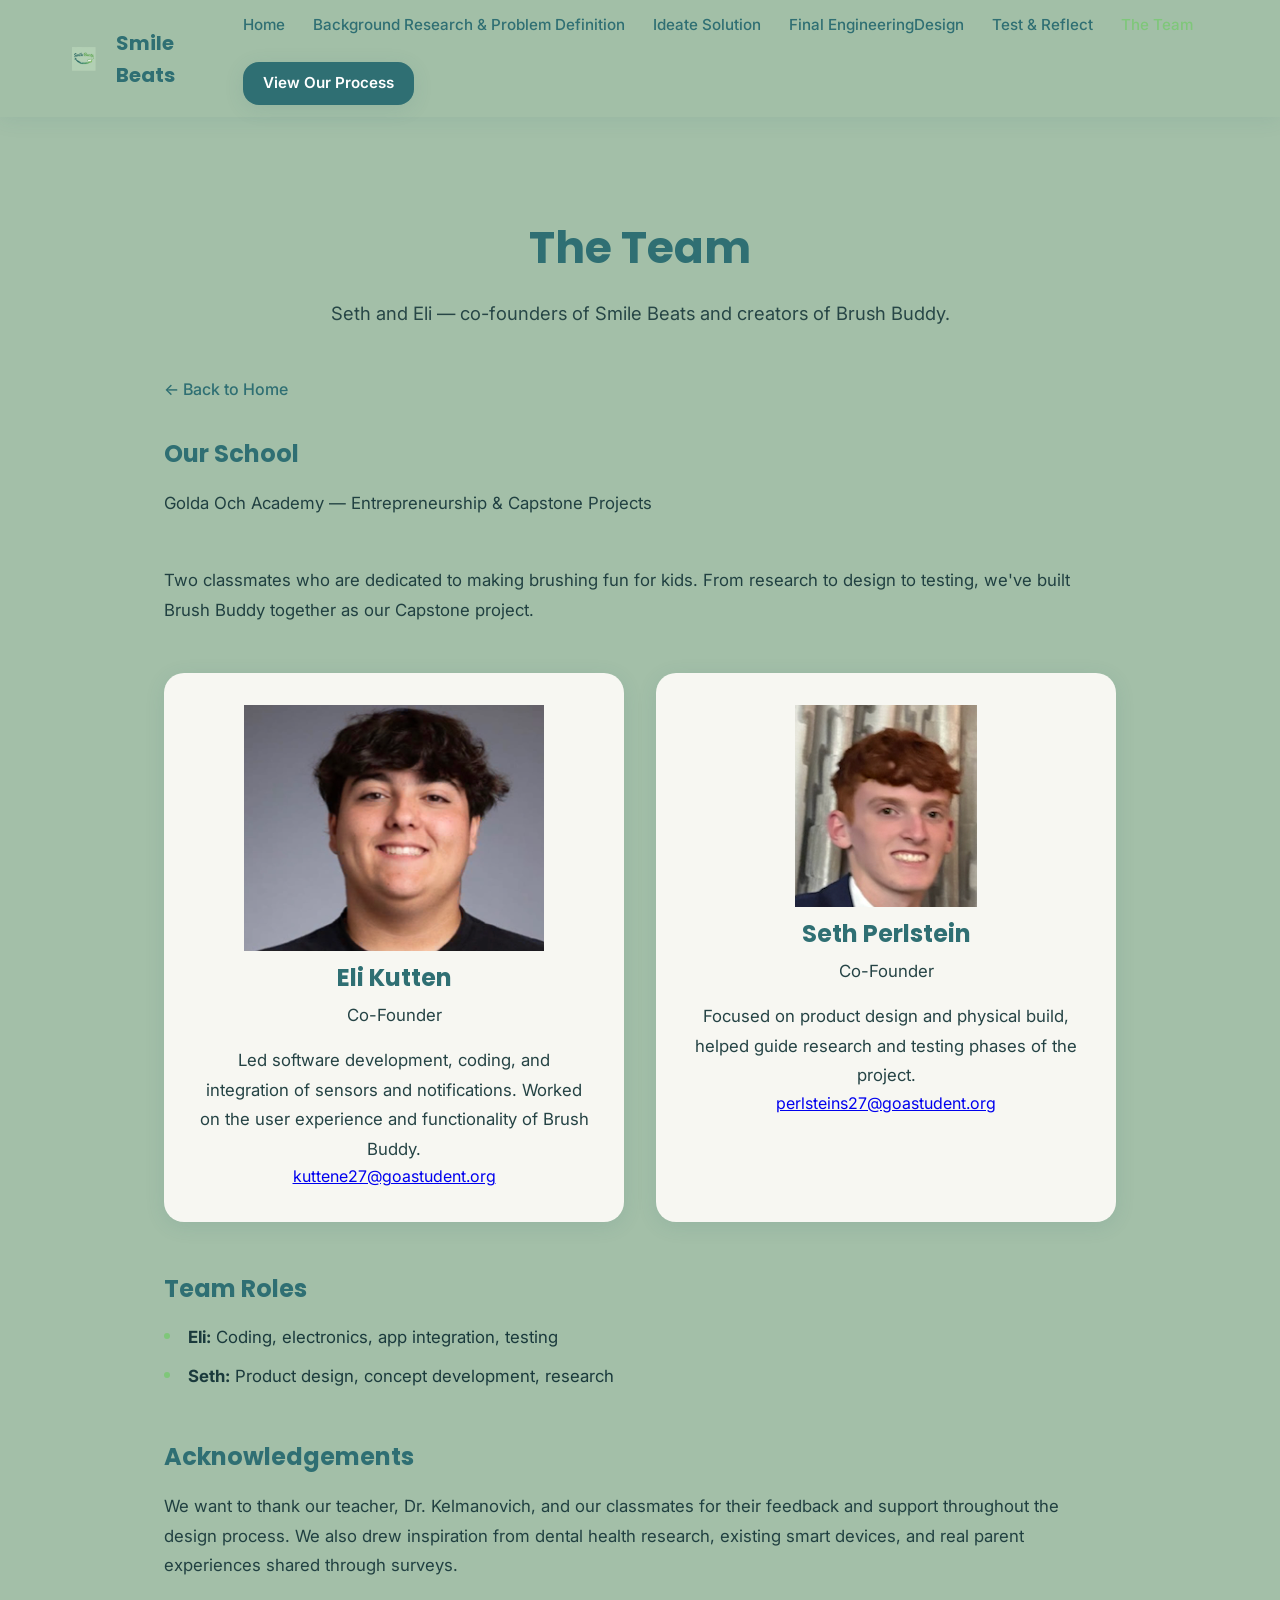
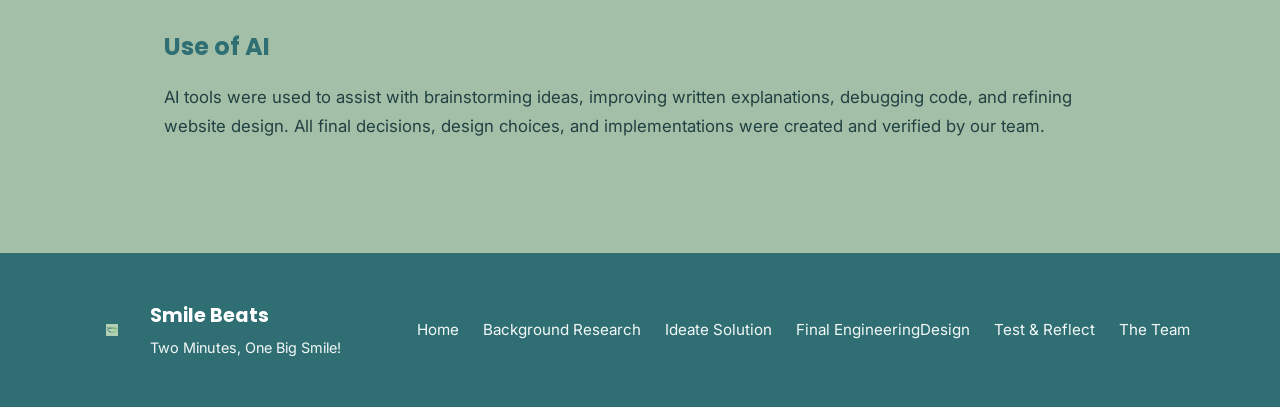
<file: the-team.html>
<!DOCTYPE html>
<html lang="en">
<head>
  <meta charset="UTF-8">
  <meta name="viewport" content="width=device-width, initial-scale=1.0">
  <title>The Team | Smile Beats</title>
  <link rel="preconnect" href="https://fonts.googleapis.com">
  <link rel="preconnect" href="https://fonts.gstatic.com" crossorigin>
  <link href="https://fonts.googleapis.com/css2?family=Inter:wght@400;500;600&family=Poppins:wght@700&display=swap" rel="stylesheet">
  <link rel="stylesheet" href="styles.css">
</head>

<body>
  <nav class="nav">
    <div class="nav-container">
      <a href="index.html" class="logo-link">
        <img src="logo.png" alt="Smile Beats" class="nav-logo">
        <span>Smile Beats</span>
      </a>
      <div class="nav-right">
        <ul class="nav-links">
          <li><a href="index.html">Home</a></li>
          <li><a href="background-research.html">Background Research & Problem Definition</a></li>
          <li><a href="ideate-solution.html">Ideate Solution</a></li>
          <li><a href="final-engineeringdesign.html">Final EngineeringDesign</a></li>
          <li><a href="test-reflect.html">Test & Reflect</a></li>
          <li><a href="the-team.html" class="active">The Team</a></li>
        </ul>
        <a href="background-research.html" class="nav-cta">View Our Process</a>
      </div>
      <button class="nav-toggle" aria-label="Toggle menu"><span></span><span></span><span></span></button>
    </div>
  </nav>

  <header class="page-hero">
    <h1>The Team</h1>
    <p>Seth and Eli — co-founders of Smile Beats and creators of Brush Buddy.</p>
  </header>

  <main class="main-content">
    <a href="index.html" class="back-home">← Back to Home</a>

    <!-- SCHOOL -->
    <section class="page-section fade-in">
      <h2>Our School</h2>
      <p>Golda Och Academy — Entrepreneurship & Capstone Projects</p>
    </section>

    <!-- INTRO -->
    <section class="page-section fade-in">
      <p class="team-intro">
    Two classmates who are dedicated to making brushing fun for kids. From research to design to testing, we've built Brush Buddy together as our Capstone project.
        
      </p>
    </section>

    <!-- TEAM CARDS -->
    <section class="page-section fade-in">
      <div class="team-cards">
        
        <div class="team-card">
          <img src="eli.png" alt="Eli Kutten" class="team-photo">
          <h2>Eli Kutten</h2>
          <p class="team-role">Co-Founder</p>
          <p class="team-desc">
            Led software development, coding, and integration of sensors and notifications. Worked on the user experience and functionality of Brush Buddy.
          </p>
          <a href="mailto:kuttene27@goastudent.org" class="team-email">kuttene27@goastudent.org</a>
        </div>

        <div class="team-card">
          <img src="seth.png" alt="Seth Perlstein" class="team-photo">
          <h2>Seth Perlstein</h2>
          <p class="team-role">Co-Founder</p>
          <p class="team-desc">
            Focused on product design and physical build, helped guide research and testing phases of the project.
          </p>
          <a href="mailto:perlsteins27@goastudent.org" class="team-email">perlsteins27@goastudent.org</a>
        </div>

      </div>
    </section>

    <!-- ROLES -->
    <section class="page-section fade-in">
      <h2>Team Roles</h2>
      <ul class="content-list">
        <li><strong>Eli:</strong> Coding, electronics, app integration, testing</li>
        <li><strong>Seth:</strong> Product design, concept development, research</li>
      </ul>
    </section>

    <!-- ACKNOWLEDGEMENTS -->
    <section class="page-section fade-in">
      <h2>Acknowledgements</h2>
      <p>
        We want to thank our teacher, Dr. Kelmanovich, and our classmates for their feedback and support throughout the design process. We also drew inspiration from dental health research, existing smart devices, and real parent experiences shared through surveys.
      </p>
    </section>

    <!-- AI CITATION -->
    <section class="page-section fade-in">
      <h2>Use of AI</h2>
      <p>
        AI tools were used to assist with brainstorming ideas, improving written explanations, debugging code, and refining website design. All final decisions, design choices, and implementations were created and verified by our team.
      </p>
    </section>

  </main>

  <footer class="footer">
    <div class="footer-container">
      <div class="footer-brand">
        <img src="logo.png" alt="Smile Beats" class="footer-logo">
        <div class="footer-text">
          <h3>Smile Beats</h3>
          <p>Two Minutes, One Big Smile!</p>
        </div>
      </div>

      <div class="footer-links">
        <a href="index.html">Home</a>
        <a href="background-research.html">Background Research</a>
        <a href="ideate-solution.html">Ideate Solution</a>
        <a href="final-engineeringdesign.html">Final EngineeringDesign</a>
        <a href="test-reflect.html">Test & Reflect</a>
        <a href="the-team.html">The Team</a>
      </div>
    </div>
  </footer>

  <script src="script.js"></script>
</body>
</html>
</file>
<file: styles.css>
/* ============================================
   Smile Beats — Brush Buddy Capstone Portfolio
   Brand: #A3BFA8 bg, #2F6F73 primary, #7FC77A accent, #F7F7F2 cards
   ============================================ */

:root {
  --bg: #A3BFA8;
  --primary: #2F6F73;
  --accent: #7FC77A;
  --card-bg: #F7F7F2;
  --white: #FFFFFF;
  --dark: #1a3a3c;
  --shadow: 0 4px 20px rgba(47, 111, 115, 0.12);
  --shadow-hover: 0 8px 30px rgba(47, 111, 115, 0.2);
  --radius: 20px;
  --radius-sm: 16px;
}

* {
  margin: 0;
  padding: 0;
  box-sizing: border-box;
}

html {
  scroll-behavior: smooth;
}

body {
  font-family: 'Inter', -apple-system, BlinkMacSystemFont, sans-serif;
  background-color: var(--bg);
  color: var(--primary);
  line-height: 1.6;
  overflow-x: hidden;
}

h1, h2, h3, h4, h5, h6 {
  font-family: 'Poppins', sans-serif;
  font-weight: 700;
}

/* Navigation */
.nav {
  position: sticky;
  top: 0;
  left: 0;
  right: 0;
  z-index: 1000;
  background: rgba(163, 191, 168, 0.97);
  backdrop-filter: blur(10px);
  box-shadow: 0 2px 20px rgba(47, 111, 115, 0.1);
}

.nav-container {
  position: relative;
  max-width: 1200px;
  margin: 0 auto;
  padding: 0.75rem 1.5rem;
  display: flex;
  align-items: center;
  justify-content: space-between;
  gap: 2rem;
}

.logo-link {
  display: flex;
  align-items: center;
  gap: 12px;
  text-decoration: none;
  color: var(--primary);
  font-family: 'Poppins', sans-serif;
  font-weight: 700;
  font-size: 1.25rem;
  padding: 8px 0;
}

.nav-logo {
  height: 48px;
  width: auto;
  object-fit: contain;
  padding: 12px 8px;
}

.nav-right {
  display: flex;
  align-items: center;
  gap: 1.5rem;
  flex-wrap: wrap;
}

@media (min-width: 901px) {
  .nav-right {
    position: static;
    display: flex;
  }
}

.nav-links {
  display: flex;
  list-style: none;
  gap: 1.75rem;
}

.nav-links a {
  color: var(--primary);
  text-decoration: none;
  font-weight: 500;
  font-size: 0.95rem;
  transition: color 0.2s;
}

.nav-links a:hover,
.nav-links a.active {
  color: var(--accent);
}

.nav-cta {
  display: inline-block;
  background: var(--primary);
  color: white !important;
  padding: 0.6rem 1.25rem;
  border-radius: var(--radius-sm);
  font-weight: 600;
  font-size: 0.95rem;
  text-decoration: none;
  box-shadow: var(--shadow);
  transition: all 0.3s ease;
}

.nav-cta:hover {
  background: var(--accent);
  box-shadow: var(--shadow-hover);
  transform: translateY(-2px);
}

.nav-toggle {
  display: none;
  flex-direction: column;
  gap: 5px;
  background: none;
  border: none;
  cursor: pointer;
  padding: 8px;
}

.nav-toggle span {
  width: 24px;
  height: 3px;
  background: var(--primary);
  border-radius: 2px;
}

/* Page hero (subpages) */
.page-hero {
  padding: 6rem 1.5rem 3rem;
  text-align: center;
  max-width: 800px;
  margin: 0 auto;
}

.page-hero h1 {
  font-size: clamp(2rem, 4vw, 2.75rem);
  color: var(--primary);
  margin-bottom: 1rem;
}

.page-hero p {
  font-size: 1.15rem;
  color: var(--dark);
  opacity: 0.9;
}

/* Main content wrapper */
.main-content {
  max-width: 1000px;
  margin: 0 auto;
  padding: 0 1.5rem 4rem;
}

/* Sections */
.section {
  padding: 4rem 1.5rem;
}

.section-alt {
  background: rgba(255, 255, 255, 0.35);
}

.container {
  max-width: 1100px;
  margin: 0 auto;
}

.section-title {
  font-size: clamp(1.75rem, 3.5vw, 2.5rem);
  font-weight: 700;
  color: var(--primary);
  text-align: center;
  margin-bottom: 1rem;
}

.section-lead {
  font-size: 1.2rem;
  color: var(--dark);
  text-align: center;
  margin-bottom: 2rem;
  opacity: 0.9;
}

/* Cards */
.card {
  background: var(--card-bg);
  border-radius: var(--radius);
  box-shadow: var(--shadow);
  padding: 2rem;
  transition: all 0.3s ease;
}

.card:hover {
  box-shadow: var(--shadow-hover);
}

/* Buttons */
.cta-button {
  display: inline-block;
  background: var(--primary);
  color: white !important;
  padding: 1rem 1.75rem;
  border-radius: var(--radius-sm);
  font-weight: 600;
  font-size: 1rem;
  text-decoration: none;
  box-shadow: var(--shadow);
  transition: all 0.3s ease;
  border: none;
  cursor: pointer;
}

.cta-button:hover {
  background: var(--accent);
  box-shadow: var(--shadow-hover);
  transform: translateY(-2px);
}

.cta-button-secondary {
  background: transparent;
  color: var(--primary) !important;
  border: 2px solid var(--primary);
}

.cta-button-secondary:hover {
  background: rgba(47, 111, 115, 0.1);
}

/* Footer */
.footer {
  background: var(--primary);
  color: white;
  padding: 3rem 1.5rem;
}

.footer-container {
  max-width: 1100px;
  margin: 0 auto;
  display: flex;
  flex-wrap: wrap;
  gap: 2rem;
  justify-content: space-between;
  align-items: center;
}

.footer-brand {
  display: flex;
  align-items: center;
  gap: 1rem;
}

.footer-logo {
  height: 44px;
  width: auto;
  object-fit: contain;
  padding: 16px;
}

.footer-text h3 {
  font-size: 1.2rem;
  font-weight: 700;
  margin-bottom: 0.25rem;
}

.footer-text p {
  font-size: 0.9rem;
  opacity: 0.95;
}

.footer-links {
  display: flex;
  gap: 1.5rem;
  flex-wrap: wrap;
}

.footer-links a {
  color: white;
  text-decoration: none;
  font-size: 0.95rem;
  opacity: 0.95;
  transition: opacity 0.2s;
}

.footer-links a:hover {
  opacity: 1;
}

/* Scroll animations */
.fade-in {
  opacity: 0;
  transform: translateY(24px);
  transition: opacity 0.6s ease, transform 0.6s ease;
}

.fade-in.visible {
  opacity: 1;
  transform: translateY(0);
}

/* Back to home link */
.back-home {
  display: inline-flex;
  align-items: center;
  gap: 0.5rem;
  color: var(--primary);
  text-decoration: none;
  font-weight: 500;
  margin-bottom: 2rem;
  transition: color 0.2s;
}

.back-home:hover {
  color: var(--accent);
}

/* Responsive */
@media (max-width: 900px) {
  .nav-right {
    position: absolute;
    top: 100%;
    left: 0;
    right: 0;
    flex-direction: column;
    background: var(--bg);
    padding: 1.5rem;
    gap: 1rem;
    box-shadow: 0 10px 30px rgba(47, 111, 115, 0.15);
    display: none;
  }

  .nav-right.open {
    display: flex;
  }

  .nav-links {
    flex-direction: column;
    gap: 0.75rem;
  }

  .nav-toggle {
    display: flex;
  }
}
/* Home page specific styles */

/* Hero */
.hero {
  position: relative;
  min-height: 90vh;
  display: flex;
  align-items: center;
  padding: 7rem 1.5rem 4rem;
  background: var(--bg);
}

.hero-bg {
  position: absolute;
  inset: 0;
  pointer-events: none;
}

.music-notes {
  position: absolute;
  inset: 0;
  overflow: hidden;
}

.note {
  position: absolute;
  left: var(--x);
  top: var(--y);
  font-size: clamp(1.25rem, 2.5vw, 2rem);
  color: var(--accent);
  opacity: 0.3;
  animation: float 5s ease-in-out infinite;
  animation-delay: var(--delay);
}

@keyframes float {
  0%, 100% { transform: translateY(0) rotate(0deg); opacity: 0.3; }
  50% { transform: translateY(-12px) rotate(8deg); opacity: 0.45; }
}

.hero-container {
  position: relative;
  max-width: 1100px;
  margin: 0 auto;
  display: grid;
  grid-template-columns: 1fr 1fr;
  gap: 3rem;
  align-items: center;
}

.hero-content {
  max-width: 540px;
}

.hero-title {
  font-size: clamp(2.5rem, 5.5vw, 3.75rem);
  font-weight: 700;
  color: var(--primary);
  line-height: 1.15;
  margin-bottom: 1.25rem;
}

.hero-subtext {
  font-size: 1.15rem;
  color: var(--dark);
  opacity: 0.95;
  margin-bottom: 1.75rem;
  line-height: 1.7;
}

.hero-buttons {
  display: flex;
  flex-wrap: wrap;
  gap: 1rem;
}

.hero-logo-wrap {
  display: flex;
  justify-content: center;
  align-items: center;
  padding: 24px;
}

.hero-logo-wrap img {
  max-width: 320px;
  width: 100%;
  height: auto;
  object-fit: contain;
  padding: 16px;
}

/* Quick Highlights */
.highlights {
  padding: 4rem 1.5rem;
}

.highlights-grid {
  display: grid;
  grid-template-columns: repeat(3, 1fr);
  gap: 1.5rem;
  max-width: 1100px;
  margin: 2rem auto 0;
}

.highlight-card {
  background: var(--card-bg);
  border-radius: var(--radius);
  padding: 2rem;
  box-shadow: var(--shadow);
  transition: all 0.3s ease;
}

.highlight-card:hover {
  box-shadow: var(--shadow-hover);
  transform: translateY(-4px);
}

.highlight-icon {
  width: 48px;
  height: 48px;
  margin-bottom: 1rem;
  color: var(--primary);
}

.highlight-card h3 {
  font-size: 1.2rem;
  color: var(--primary);
  margin-bottom: 0.75rem;
}

.highlight-card p {
  font-size: 0.95rem;
  color: var(--dark);
  line-height: 1.6;
  opacity: 0.9;
}

/* Product Section */
#product .product-cards {
  display: grid;
  grid-template-columns: repeat(3, 1fr);
  gap: 1.5rem;
  margin-top: 2rem;
}

.product-card {
  background: var(--card-bg);
  border-radius: var(--radius);
  padding: 2rem;
  box-shadow: var(--shadow);
  text-align: center;
  transition: all 0.3s ease;
}

.product-card:hover {
  box-shadow: var(--shadow-hover);
  transform: translateY(-2px);
}

.product-card h3 {
  font-size: 1.1rem;
  color: var(--primary);
  margin-bottom: 0.5rem;
}

.product-card p {
  font-size: 0.95rem;
  color: var(--dark);
  opacity: 0.9;
}

.product-note {
  margin-top: 1.5rem;
  font-size: 0.9rem;
  color: var(--dark);
  opacity: 0.85;
  font-style: italic;
}

/* How It Works stepper */
.stepper {
  max-width: 700px;
  margin: 2rem auto 0;
}

.step {
  display: flex;
  gap: 1.5rem;
  align-items: flex-start;
  margin-bottom: 2rem;
}

.step-num {
  flex-shrink: 0;
  width: 48px;
  height: 48px;
  background: var(--primary);
  color: white;
  border-radius: 50%;
  display: flex;
  align-items: center;
  justify-content: center;
  font-weight: 700;
  font-size: 1.25rem;
}

.step-content h3 {
  font-size: 1.15rem;
  color: var(--primary);
  margin-bottom: 0.25rem;
}

.step-content p {
  font-size: 1rem;
  color: var(--dark);
  opacity: 0.9;
}

.progress-bar-wrap {
  height: 6px;
  background: rgba(47, 111, 115, 0.2);
  border-radius: 3px;
  margin-top: 2rem;
  overflow: hidden;
}

.progress-bar-fill {
  height: 100%;
  width: 0;
  background: linear-gradient(90deg, var(--primary), var(--accent));
  border-radius: 3px;
  transition: width 0.6s ease;
}

.progress-bar-fill.visible {
  width: 100%;
}

/* Safety section */
.safety-grid {
  display: grid;
  grid-template-columns: repeat(2, 1fr);
  gap: 1rem;
  margin-top: 2rem;
}

.safety-item {
  background: var(--card-bg);
  border-radius: var(--radius-sm);
  padding: 1.25rem 1.5rem;
  display: flex;
  align-items: center;
  gap: 1rem;
  box-shadow: var(--shadow);
}

.safety-item svg {
  flex-shrink: 0;
  color: var(--accent);
}

.safety-item span {
  font-weight: 500;
  color: var(--primary);
}

.safety-disclaimer {
  margin-top: 2rem;
  font-size: 0.85rem;
  color: var(--dark);
  opacity: 0.8;
  font-style: italic;
}

/* Abstract */
.abstract-block {
  background: var(--card-bg);
  border-radius: var(--radius);
  padding: 2.5rem;
  max-width: 800px;
  margin: 2rem auto 0;
  box-shadow: var(--shadow);
}

.abstract-block h2 {
  font-size: 1.5rem;
  color: var(--primary);
  margin-bottom: 1rem;
}

.abstract-block p {
  font-size: 1.05rem;
  color: var(--dark);
  line-height: 1.8;
  opacity: 0.95;
}

/* CTA Band */
.cta-band {
  background: var(--primary);
  color: white;
  padding: 4rem 1.5rem;
  text-align: center;
}

.cta-band h2 {
  font-size: clamp(1.75rem, 3vw, 2.25rem);
  margin-bottom: 1rem;
}

.cta-band p {
  opacity: 0.95;
  margin-bottom: 1.5rem;
}

/* Responsive home */
@media (max-width: 900px) {
  .hero-container {
    grid-template-columns: 1fr;
    text-align: center;
  }

  .hero-content {
    max-width: 100%;
  }

  .hero-buttons {
    justify-content: center;
  }

  .hero-logo-wrap {
    order: -1;
  }

  .hero-logo-wrap img {
    max-width: 240px;
  }

  .highlights-grid {
    grid-template-columns: 1fr;
  }

  #product .product-cards {
    grid-template-columns: 1fr;
  }

  .safety-grid {
    grid-template-columns: 1fr;
  }
}
/* Subpage styles */

.page-section {
  margin-bottom: 3rem;
}

.page-section h2 {
  font-size: 1.5rem;
  color: var(--primary);
  margin-bottom: 1rem;
}

.page-section h3 {
  font-size: 1.2rem;
  color: var(--primary);
  margin-bottom: 0.5rem;
}

.page-section p {
  font-size: 1.05rem;
  color: var(--dark);
  line-height: 1.75;
  opacity: 0.95;
}

.content-list {
  list-style: none;
  padding: 0;
}

.content-list li {
  position: relative;
  padding-left: 1.5rem;
  margin-bottom: 0.75rem;
  font-size: 1.05rem;
  color: var(--dark);
  line-height: 1.6;
}

.content-list li::before {
  content: "";
  position: absolute;
  left: 0;
  top: 0.55em;
  width: 6px;
  height: 6px;
  background: var(--accent);
  border-radius: 50%;
}

/* Insight cards */
.insight-cards {
  display: grid;
  grid-template-columns: repeat(3, 1fr);
  gap: 1.5rem;
  margin-top: 1rem;
}

.insight-card {
  background: var(--card-bg);
  border-radius: var(--radius);
  padding: 1.5rem;
  box-shadow: var(--shadow);
  transition: all 0.3s ease;
}

.insight-card:hover {
  box-shadow: var(--shadow-hover);
  transform: translateY(-2px);
}

.insight-card h3 {
  font-size: 1.1rem;
  margin-bottom: 0.5rem;
}

.insight-card p {
  font-size: 0.95rem;
  margin: 0;
}

/* Callout card */
.callout-card {
  background: var(--primary);
  color: white;
  border-radius: var(--radius);
  padding: 2rem;
  box-shadow: var(--shadow);
}

.callout-card p {
  color: white;
  opacity: 1;
  margin: 0;
  font-size: 1.1rem;
}

/* Idea grid */
.idea-grid {
  display: grid;
  grid-template-columns: repeat(2, 1fr);
  gap: 1rem;
  margin-top: 1.5rem;
}

.idea-card {
  background: var(--card-bg);
  border-radius: var(--radius-sm);
  padding: 1.5rem;
  box-shadow: var(--shadow);
}

.idea-card h3 {
  font-size: 1.1rem;
  margin-bottom: 0.5rem;
}

.idea-card p {
  font-size: 0.95rem;
  margin: 0;
}

/* Placeholders */
.placeholder-grid {
  display: grid;
  grid-template-columns: repeat(auto-fill, minmax(180px, 1fr));
  gap: 1rem;
  margin-top: 1rem;
}

.placeholder-box {
  aspect-ratio: 4/3;
  background: var(--card-bg);
  border-radius: var(--radius-sm);
  display: flex;
  align-items: center;
  justify-content: center;
  font-size: 0.9rem;
  color: var(--dark);
  opacity: 0.8;
  border: 2px dashed rgba(47, 111, 115, 0.3);
}

.placeholder-large {
  aspect-ratio: auto;
  min-height: 200px;
  padding: 2rem;
}

/* Results card */
.results-card {
  background: var(--card-bg);
  border-radius: var(--radius);
  padding: 2rem;
  box-shadow: var(--shadow);
}

.results-card p {
  margin: 0;
}

/* Two col */
.two-col {
  display: grid;
  grid-template-columns: repeat(2, 1fr);
  gap: 1.5rem;
}

.two-col .card h3 {
  font-size: 1.15rem;
  margin-bottom: 0.75rem;
}

/* Team */
.team-intro {
  font-size: 1.15rem;
  margin-bottom: 2rem;
}

.team-cards {
  display: grid;
  grid-template-columns: repeat(2, 1fr);
  gap: 2rem;
}

.team-card {
  background: var(--card-bg);
  border-radius: var(--radius);
  padding: 2rem;
  box-shadow: var(--shadow);
  text-align: center;
  transition: all 0.3s ease;
}

.team-card:hover {
  box-shadow: var(--shadow-hover);
  transform: translateY(-2px);
}

.team-avatar {
  width: 80px;
  height: 80px;
  margin: 0 auto 1rem;
  background: linear-gradient(135deg, var(--primary), var(--accent));
  border-radius: 50%;
  display: flex;
  align-items: center;
  justify-content: center;
  font-size: 2rem;
  font-weight: 700;
  color: white;
}

.team-card h2 {
  font-size: 1.5rem;
  margin-bottom: 0.25rem;
}

.team-role {
  font-size: 0.95rem;
  color: var(--dark);
  opacity: 0.9;
  margin-bottom: 1rem;
}

.team-contributions {
  list-style: none;
  padding: 0;
  text-align: left;
}

.team-contributions li {
  position: relative;
  padding-left: 1.25rem;
  margin-bottom: 0.5rem;
  font-size: 0.95rem;
  color: var(--dark);
}

.team-contributions li::before {
  content: "•";
  position: absolute;
  left: 0;
  color: var(--accent);
  font-weight: bold;
}

@media (max-width: 768px) {
  .nav-links {
    font-size: 0.9rem;
  }

  .nav-links a {
    padding: 0.5rem 0;
  }

  .insight-cards {
    grid-template-columns: 1fr;
  }

  .idea-grid {
    grid-template-columns: 1fr;
  }

  .two-col {
    grid-template-columns: 1fr;
  }

  .team-cards {
    grid-template-columns: 1fr;
  }
   .design-image {
  width: 100%;
  max-width: 850px;
  height: auto;
  display: block;
  margin: 0 auto;
  border-radius: var(--radius-sm);
  box-shadow: var(--shadow);
}
}
</file>
